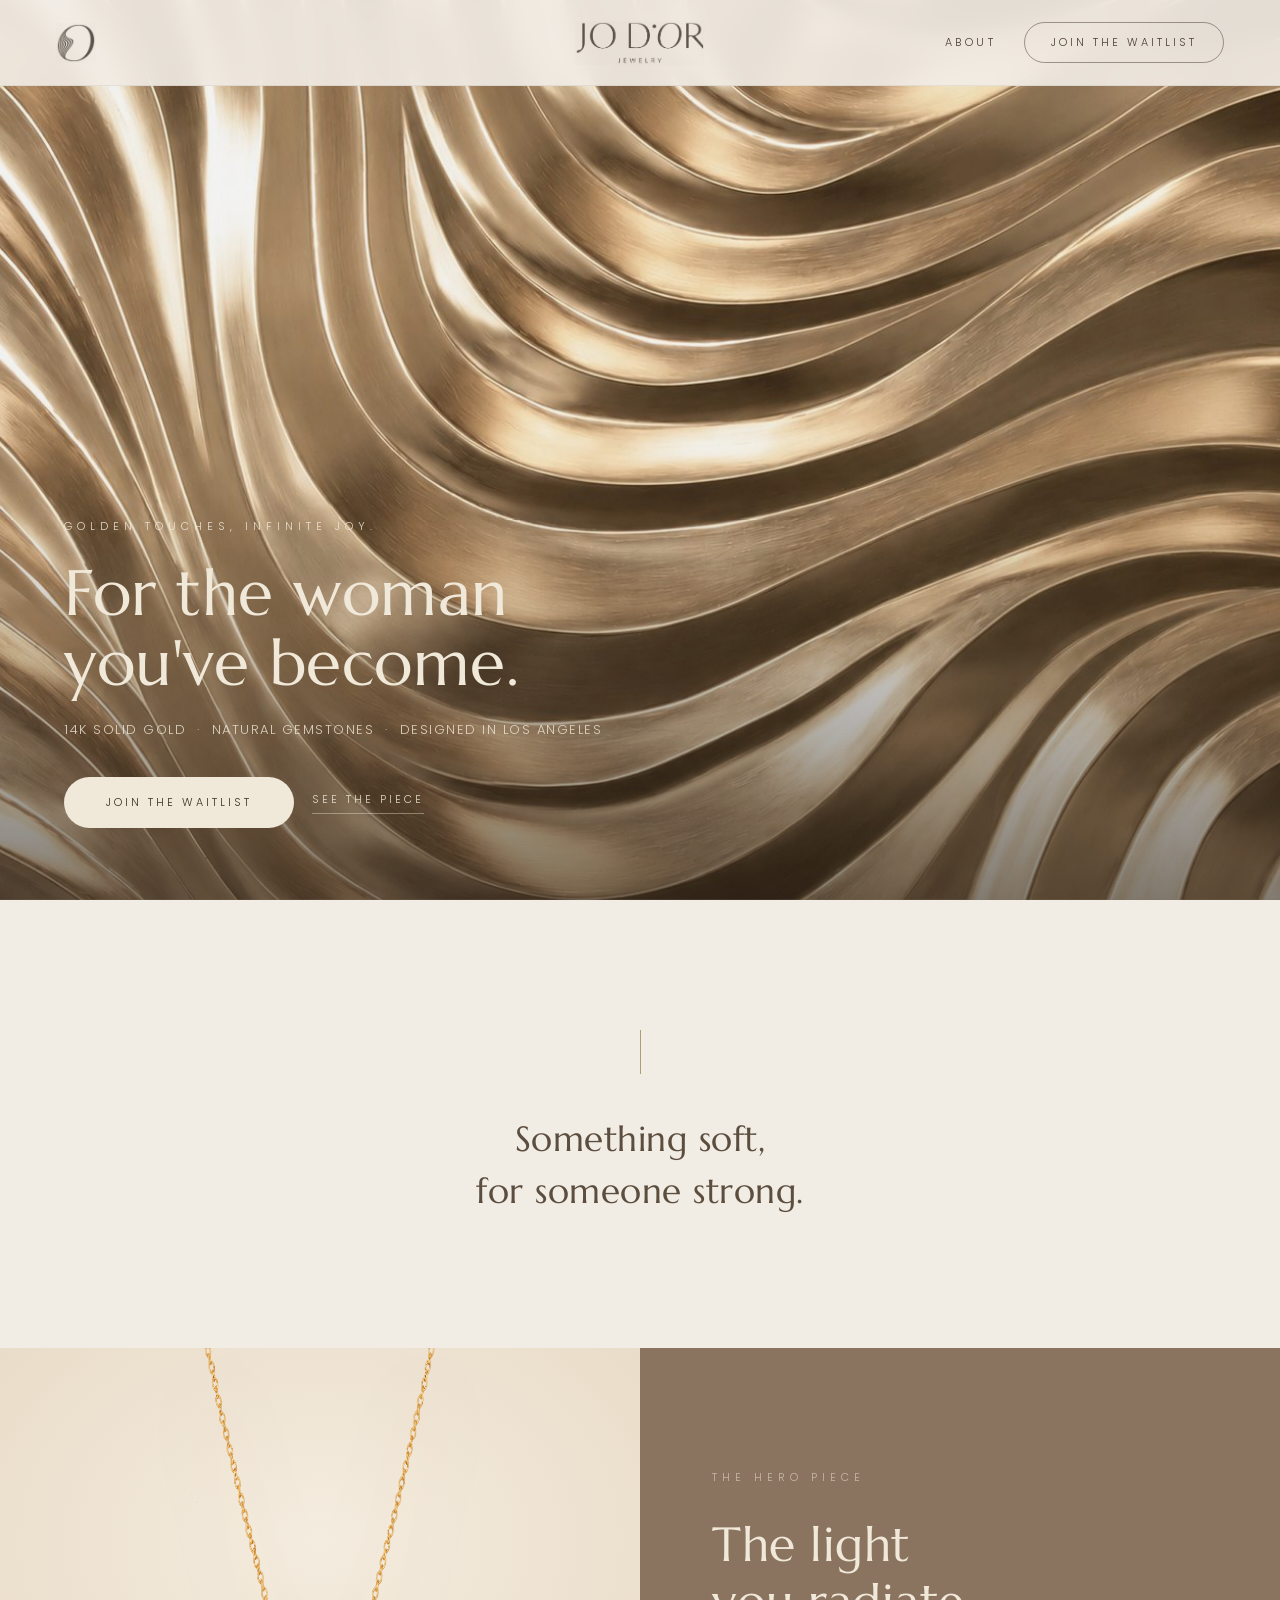
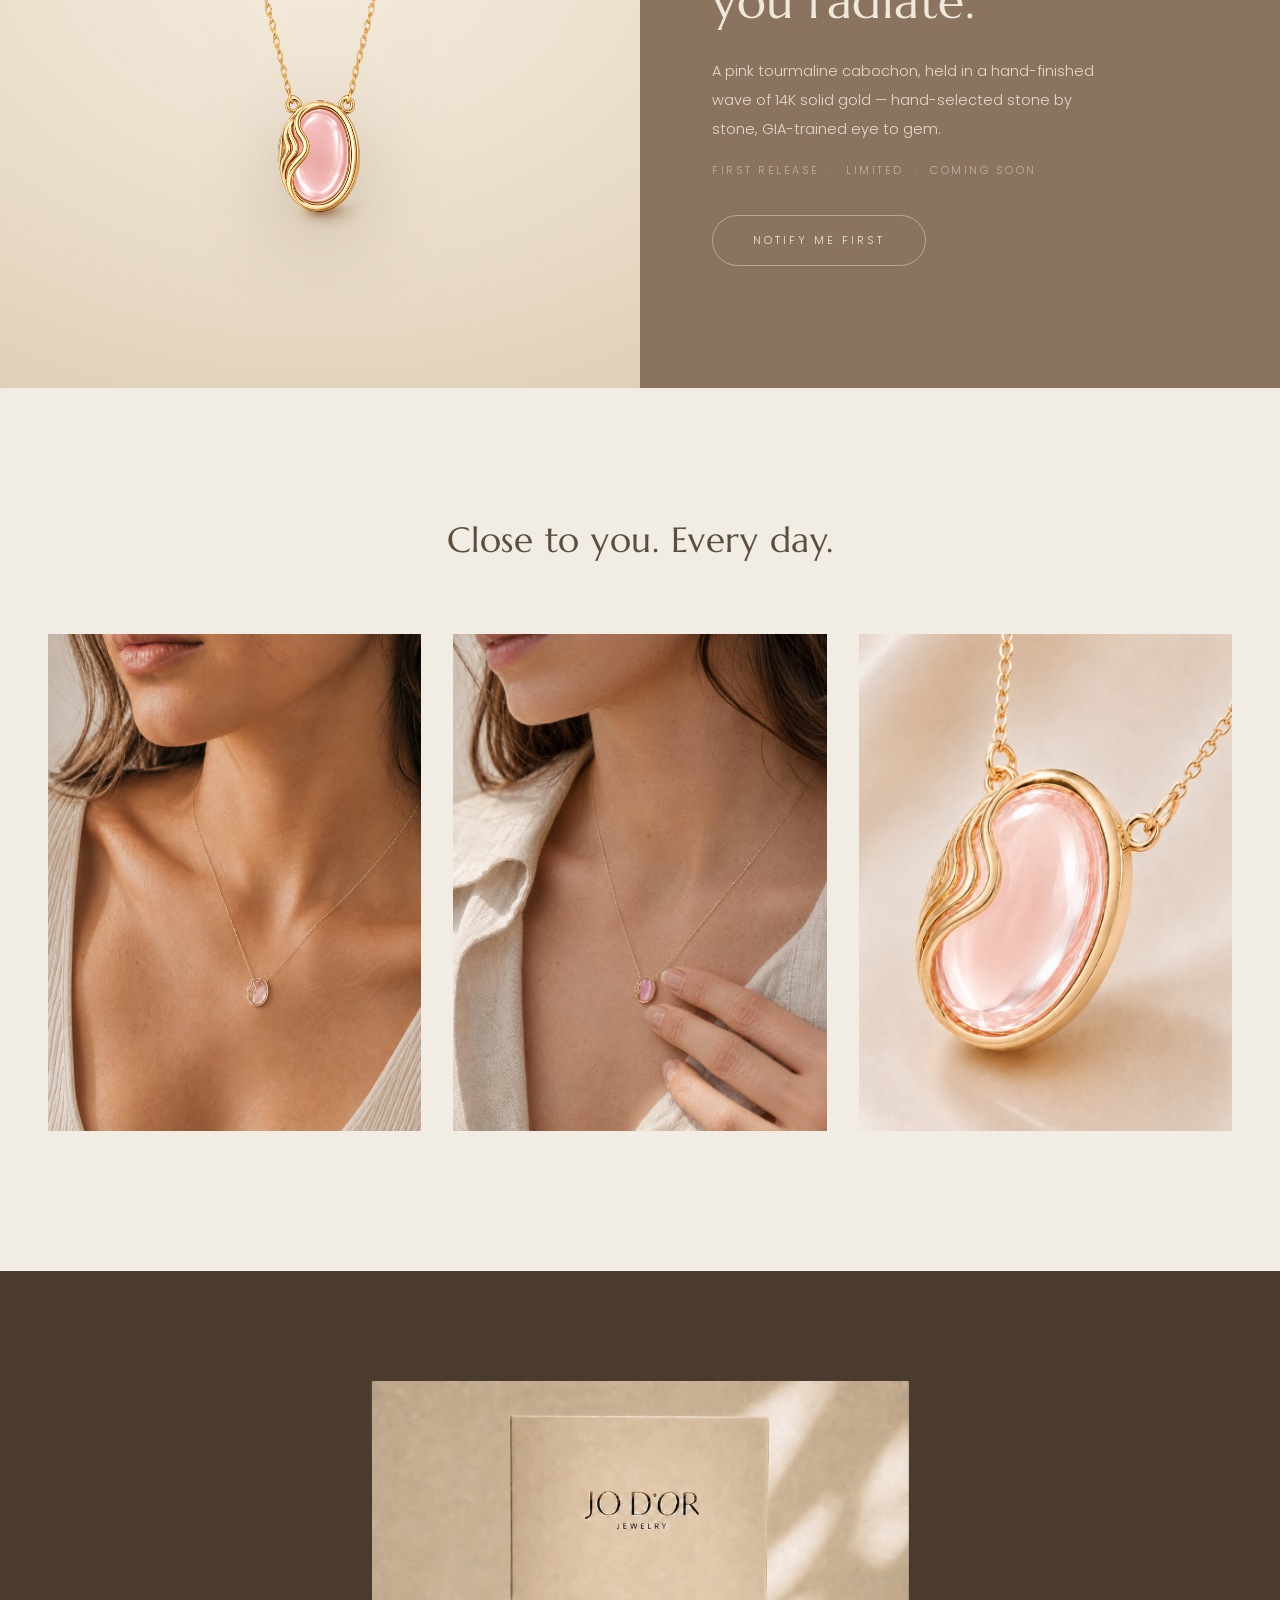
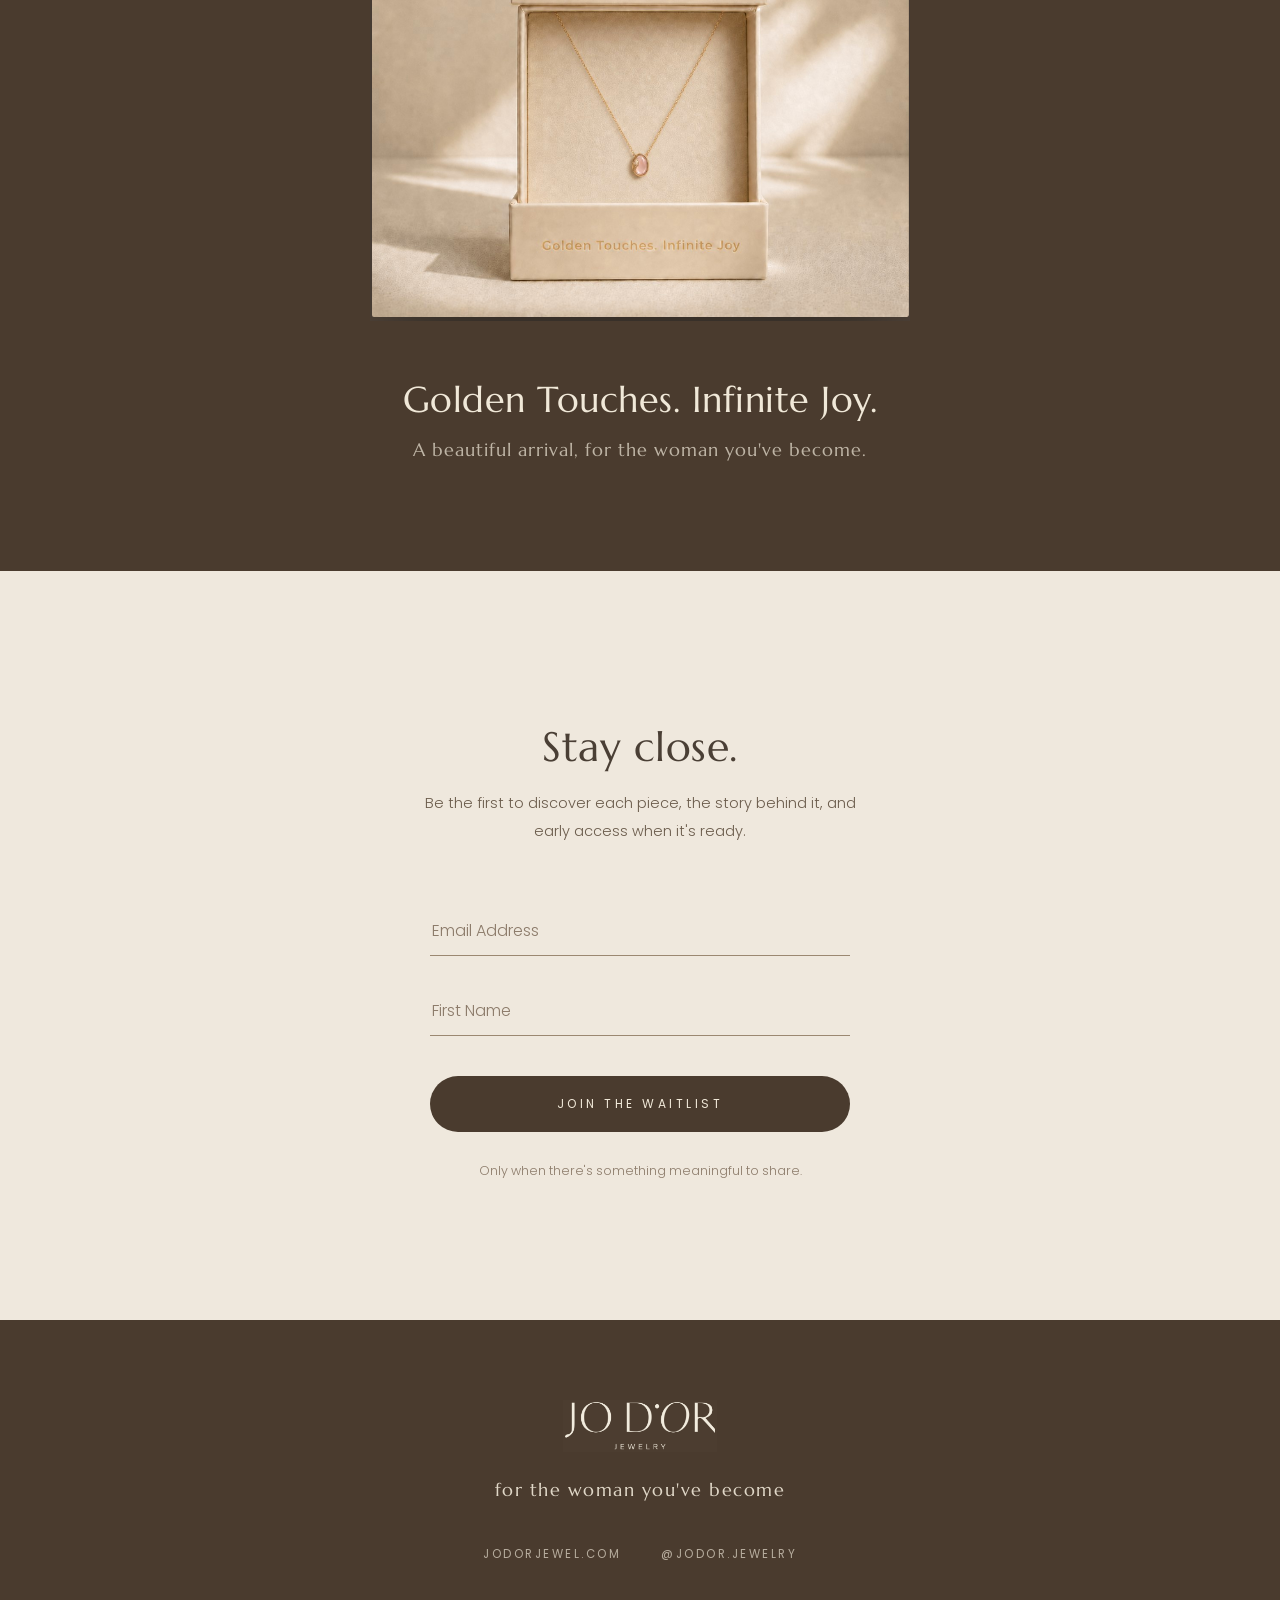
<file: index.html>
<!DOCTYPE html>
<html lang="en">
<head>
<meta charset="UTF-8">
<meta name="viewport" content="width=device-width, initial-scale=1.0">
<title>Jo D'or — For the woman you've become.</title>
<meta name="description" content="Jo D'or — Earth-to-Soul Fine Jewelry. Join the waitlist.">
<link rel="preconnect" href="https://fonts.googleapis.com">
<link rel="preconnect" href="https://fonts.gstatic.com" crossorigin>
<link href="https://fonts.googleapis.com/css2?family=Cormorant:ital,wght@0,300;0,400;1,300;1,400&family=Marcellus&family=Poppins:wght@300;400;500&display=swap" rel="stylesheet">
<link rel="stylesheet" href="style.css?v=20260721c">
</head>
<body class="home">

<nav class="nav nav--home">
  <a href="#top" class="nav-mark"><img src="img/logo-icon.png" alt="Jo D'or"></a>
  <img class="nav-wordmark" src="img/logo-wordmark.png" alt="Jo D'or Jewelry">
  <div class="nav-links">
    <a href="about.html" class="nav-link">About</a>
    <a href="#signup" class="nav-pill">Join the Waitlist</a>
  </div>
</nav>

<!-- ============ HERO ============ -->
<header class="hero" id="top">
  <img class="hero-bg" src="img/gold-wave-texture.jpg" alt="Gold wave texture">
  <div class="hero-scrim"></div>
  <div class="hero-content">
    <p class="hero-eyebrow">GOLDEN TOUCHES, INFINITE JOY.</p>
    <h1 class="hero-title">For the woman<br>you've become.</h1>
    <p class="hero-meta">14K SOLID GOLD &nbsp;&middot;&nbsp; NATURAL GEMSTONES &nbsp;&middot;&nbsp; DESIGNED IN LOS ANGELES</p>
    <div class="hero-ctas">
      <a href="#signup" class="btn-hero">JOIN THE WAITLIST</a>
      <a href="#hero-piece" class="hero-link">SEE THE PIECE</a>
    </div>
  </div>
</header>

<!-- ============ QUOTE ============ -->
<section class="quote">
  <div class="quote-rule" data-reveal></div>
  <p class="quote-text" data-reveal data-reveal-delay="120">Something soft,<br>for someone strong.</p>
</section>

<!-- ============ HERO PIECE ============ -->
<section class="piece" id="hero-piece">
  <div class="piece-media">
    <img src="img/hero-necklace-v3-stretch.png" alt="The Jo D'or hero pendant">
  </div>
  <div class="piece-text">
    <p class="piece-eyebrow">THE HERO PIECE</p>
    <h2 class="piece-title">The light you radiate.</h2>
    <p class="piece-desc">A pink tourmaline cabochon, held in a hand-finished wave of 14K solid gold &mdash; hand-selected stone by stone, GIA-trained eye to gem.</p>
    <p class="piece-meta">FIRST RELEASE &nbsp;&middot;&nbsp; LIMITED &nbsp;&middot;&nbsp; COMING SOON</p>
    <a href="#signup" class="btn-piece">NOTIFY ME FIRST</a>
  </div>
</section>

<!-- ============ WORN GALLERY ============ -->
<section class="gallery">
  <h2 class="gallery-title" data-reveal>Close to you. Every day.</h2>
  <div class="gallery-grid">
    <div data-reveal><img src="img/worn-1.png" alt="The pendant worn close to the collarbone"></div>
    <div data-reveal data-reveal-delay="120"><img src="img/worn-3.png" alt="The pendant worn with linen"></div>
    <div data-reveal data-reveal-delay="240"><img src="img/pendant-macro.png" alt="Detail of the pink tourmaline cabochon"></div>
  </div>
</section>

<!-- ============ BOX ============ -->
<section class="box">
  <img class="box-img" data-reveal src="img/box-1.png" alt="The Jo D'or necklace in its branded box">
  <h2 class="box-title">Golden Touches. Infinite Joy.</h2>
  <p class="box-sub">A beautiful arrival, for the woman you've become.</p>
</section>

<!-- ============ SIGNUP ============ -->
<section class="signup" id="signup">
  <h2 class="signup-title" data-reveal data-reveal-delay="150" data-reveal-duration="2.4s">Stay close.</h2>
  <p class="signup-sub">Be the first to discover each piece, the story behind it, and early access when it's ready.</p>

  <!-- Mailchimp embedded form (submits inline via hidden iframe, shows the success message below) -->
  <iframe name="hidden_iframe" id="hidden_iframe" style="display:none;" title="hidden"></iframe>

  <form class="waitlist-form" id="waitlist-form"
    action="https://jodorjewel.us17.list-manage.com/subscribe/post?u=5acc83f4a916216ff8055f179&amp;id=279c95cee9&amp;f_id=00cbe9e0f0"
    method="post" target="hidden_iframe" novalidate>
    <input type="email" name="EMAIL" placeholder="Email Address" required>
    <input type="text" name="FNAME" placeholder="First Name">
    <div class="honeypot" aria-hidden="true">
      <input type="text" name="b_5acc83f4a916216ff8055f179_279c95cee9" tabindex="-1" value="">
    </div>
    <button type="submit" class="btn-submit">JOIN THE WAITLIST</button>
    <p class="form-note">Only when there's something meaningful to share.</p>
  </form>
  <div class="success-msg">
    <p class="success-title">Thank you &mdash; you're in the circle.</p>
    <p class="success-sub">The next chapter is on its way.</p>
  </div>
</section>

<!-- ============ FOOTER ============ -->
<footer class="footer">
  <img class="foot-wordmark" src="img/logo-wordmark.png" alt="Jo D'or Jewelry">
  <div class="foot-line">for the woman you've become</div>
  <div class="foot-links">
    <span>JODORJEWEL.COM</span>
    <a href="https://instagram.com/jodor.jewelry">@JODOR.JEWELRY</a>
  </div>
</footer>

<script src="site.js?v=20260721c"></script>
</body>
</html>
</file>
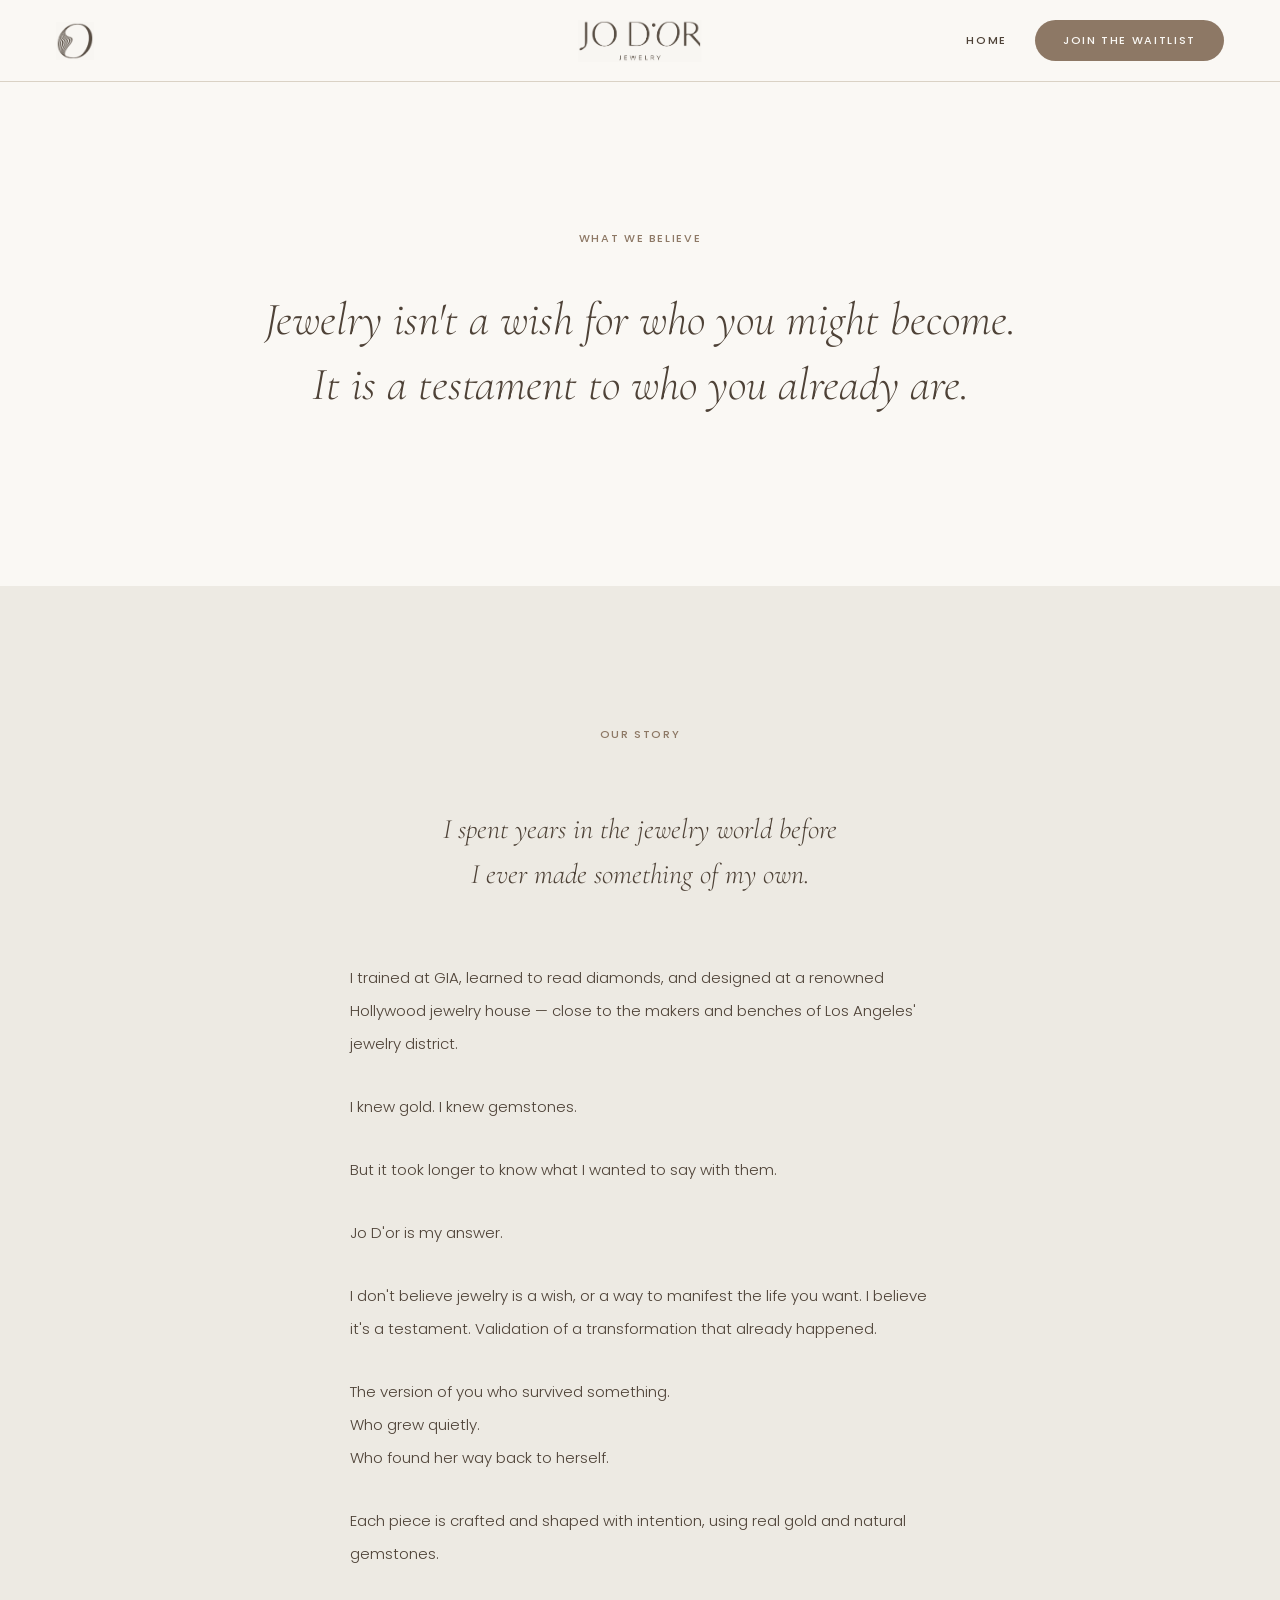
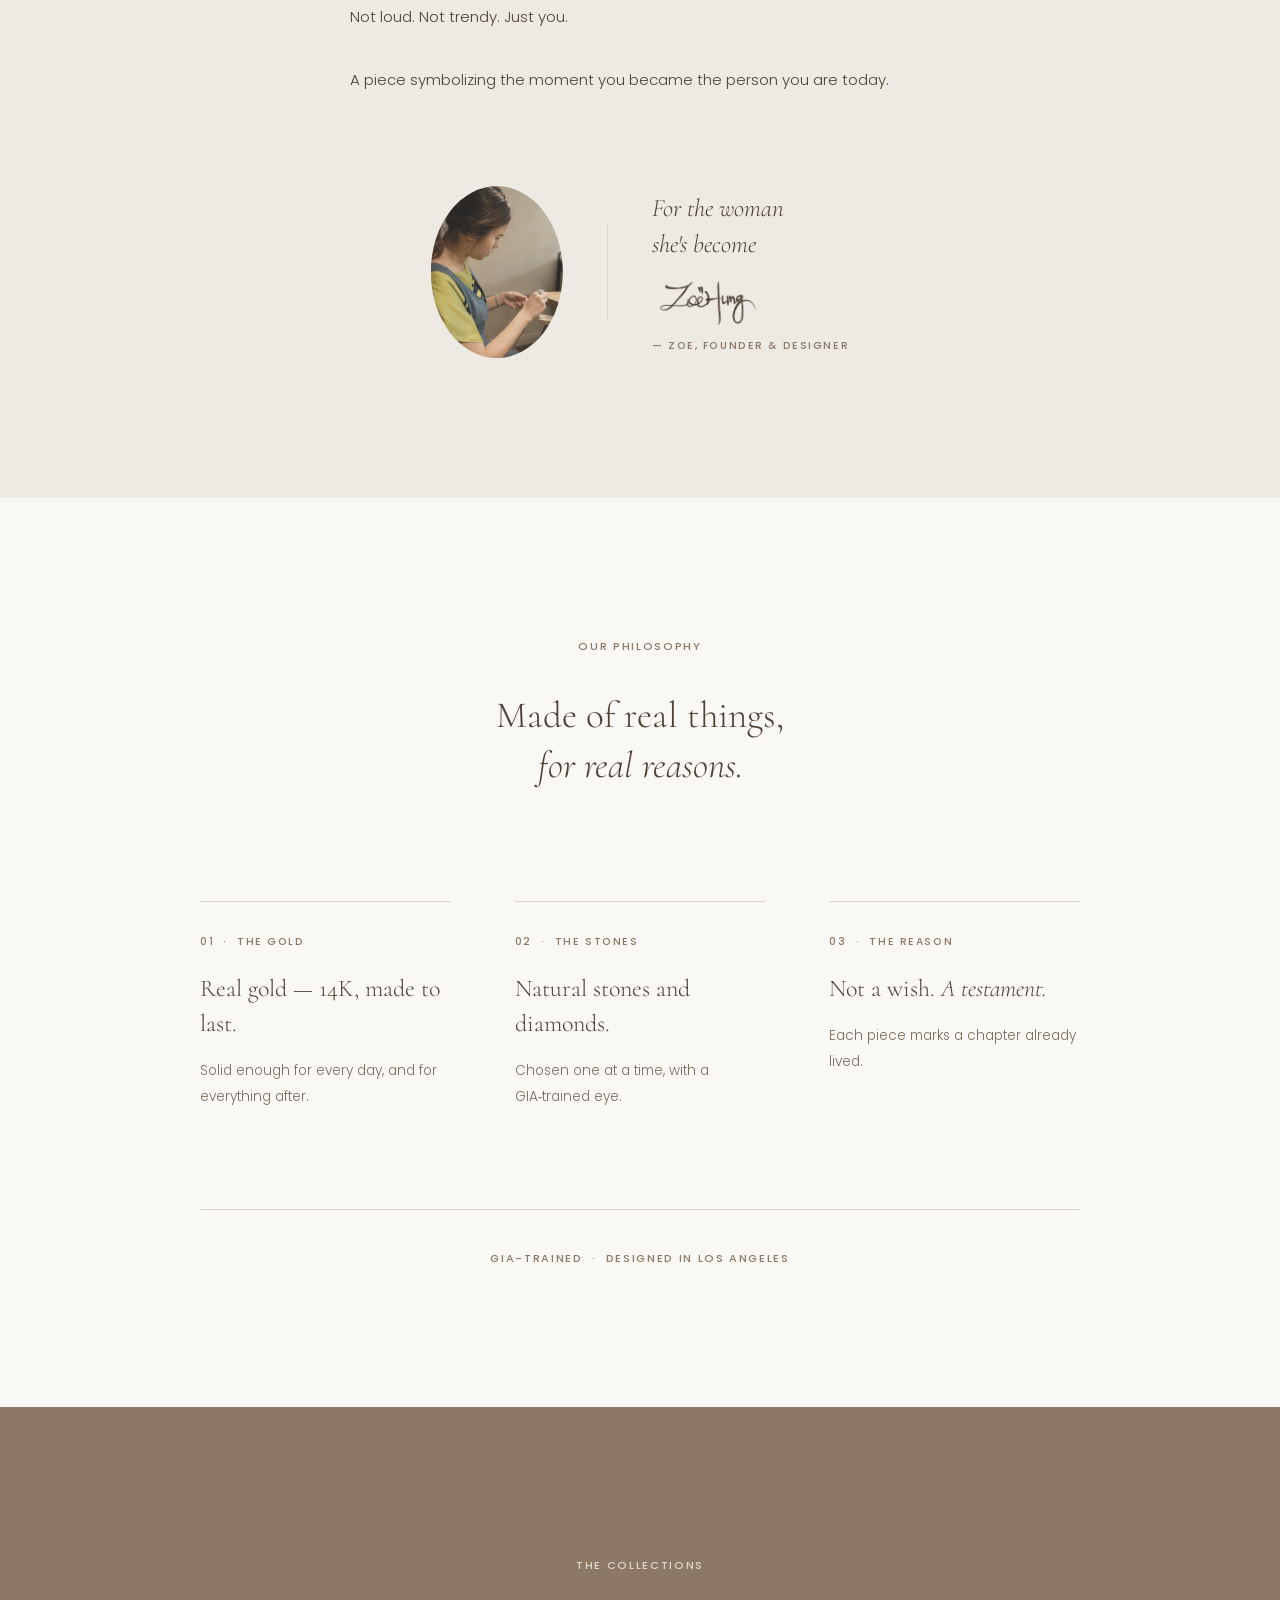
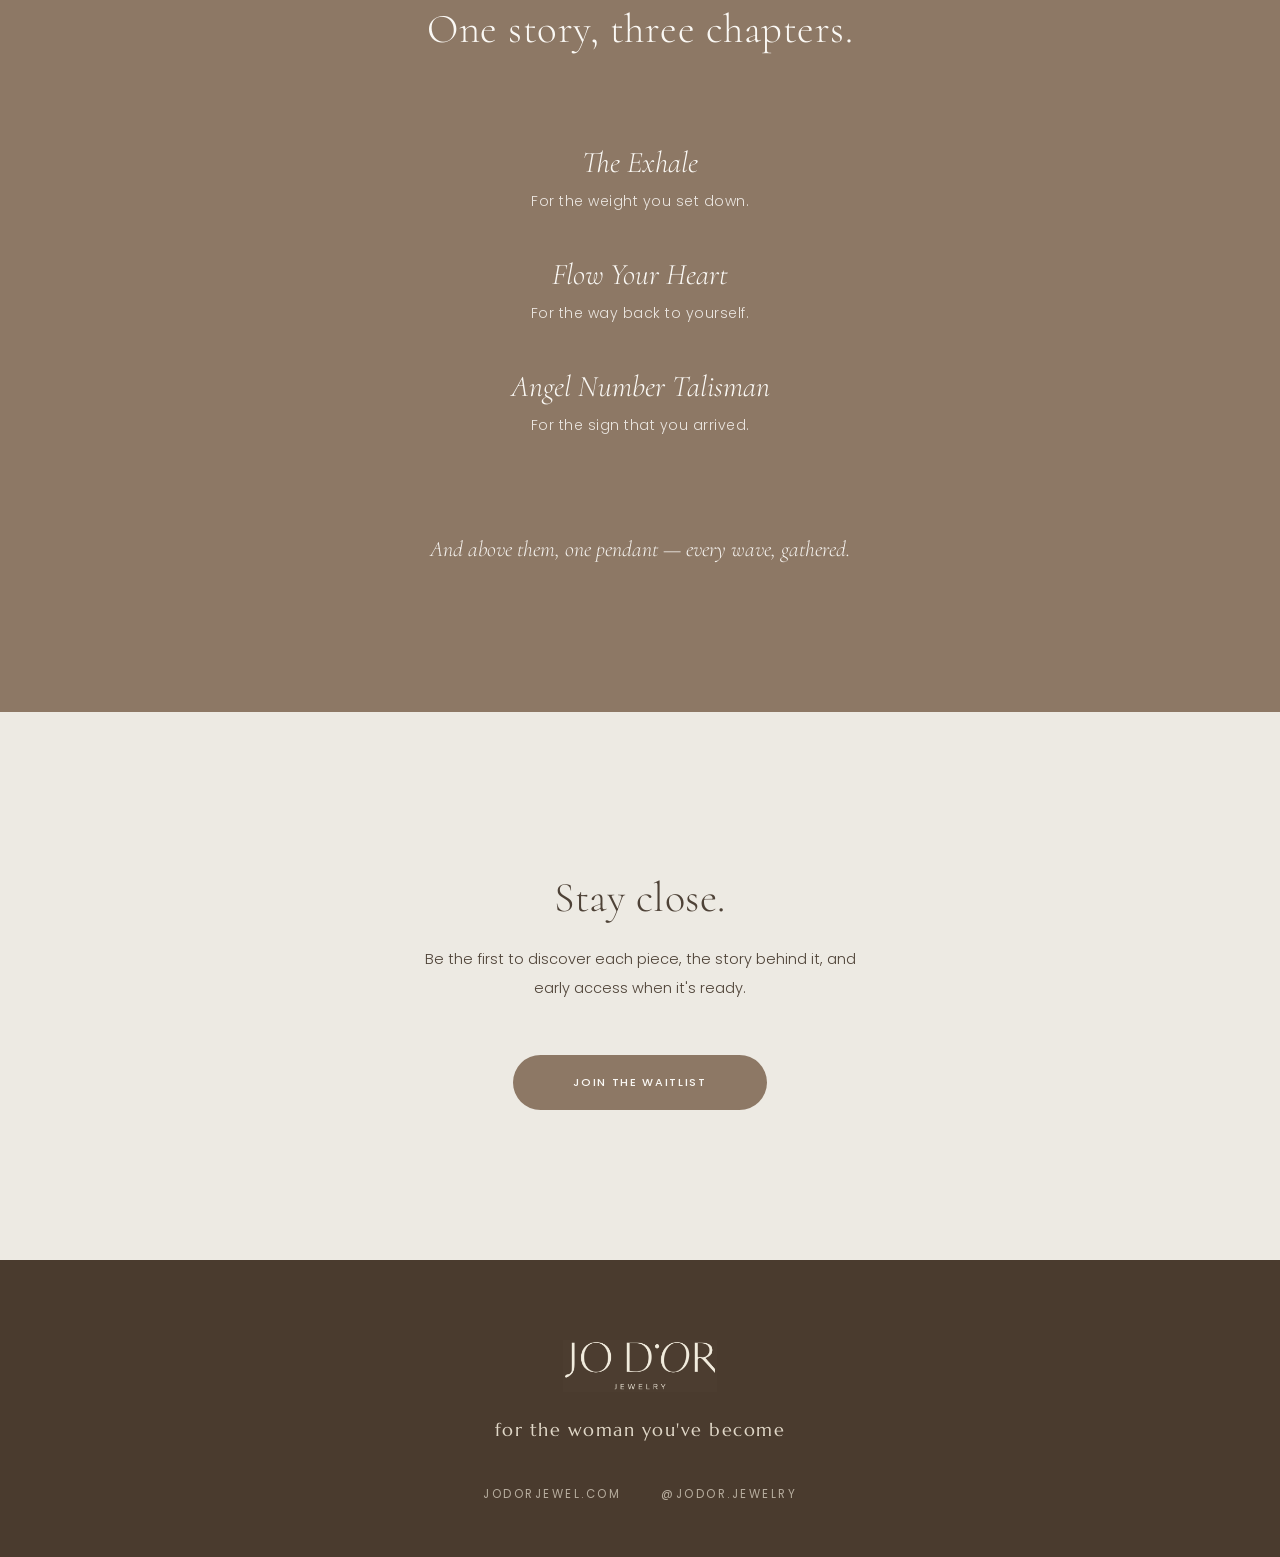
<file: about.html>
<!DOCTYPE html>
<html lang="en">
<head>
<meta charset="UTF-8">
<meta name="viewport" content="width=device-width, initial-scale=1.0">
<title>About &mdash; Jo D'or</title>
<meta name="description" content="About Jo D'or — Earth-to-Soul Fine Jewelry. The founder's story, and the philosophy behind the brand.">
<link rel="preconnect" href="https://fonts.googleapis.com">
<link rel="preconnect" href="https://fonts.gstatic.com" crossorigin>
<link href="https://fonts.googleapis.com/css2?family=Cormorant:ital,wght@0,300;0,400;1,300;1,400&family=Marcellus&family=Poppins:wght@300;400;500&display=swap" rel="stylesheet">
<link rel="stylesheet" href="style.css?v=20260721c">
</head>
<body class="about">

<nav class="nav nav--about">
  <a href="index.html" class="nav-mark"><img src="img/logo-icon.png" alt="Jo D'or"></a>
  <a href="index.html" class="nav-wordmark-link"><img class="nav-wordmark" src="img/logo-wordmark.png" alt="Jo D'or Jewelry"></a>
  <div class="nav-links">
    <a href="index.html" class="nav-link">Home</a>
    <a href="index.html#signup" class="nav-pill">Join the Waitlist</a>
  </div>
</nav>

<!-- ============ 1 · BELIEF OPENING ============ -->
<header class="belief">
  <p class="about-eyebrow">What We Believe</p>
  <h1 class="belief-title">Jewelry isn't a wish for who you might become.<br>It is a testament to who you already are.</h1>
</header>

<!-- ============ 2 · FOUNDER STORY ============ -->
<section class="story">
  <div class="story-inner">
    <div class="story-head" data-reveal>
      <p class="about-eyebrow">Our Story</p>
    </div>
    <p class="story-lede" data-reveal>I spent years in the jewelry world before I ever made something of my own.</p>
    <div class="story-body">
      <p data-reveal>I trained at GIA, learned to read diamonds, and designed at a renowned Hollywood jewelry house &mdash; close to the makers and benches of Los Angeles' jewelry district.</p>
      <p data-reveal>I knew gold. I knew gemstones.</p>
      <p data-reveal>But it took longer to know what I wanted to say with them.</p>
      <p data-reveal>Jo D'or is my answer.</p>
      <p data-reveal>I don't believe jewelry is a wish, or a way to manifest the life you want. I believe it's a testament. Validation of a transformation that already happened.</p>
      <p data-reveal>The version of you who survived something.<br>Who grew quietly.<br>Who found her way back to herself.</p>
      <p data-reveal>Each piece is crafted and shaped with intention, using real gold and natural gemstones.</p>
      <p data-reveal>Not loud. Not trendy. Just you.</p>
      <p data-reveal>A piece symbolizing the moment you became the person you are today.</p>
    </div>
    <div class="story-sig" data-reveal>
      <img class="story-sig-photo" src="img/founder-zoe-bench.png?v=3" alt="Zoe, founder of Jo D'or, at her workbench">
      <div class="story-sig-rule"></div>
      <div>
        <div class="story-sig-quote">For the woman<br>she's become</div>
        <img class="story-sig-signature" src="img/zoe-signature.png?v=3" alt="Zoé Hung — handwritten signature">
        <div class="story-sig-name">&mdash; ZOE, FOUNDER &amp; DESIGNER</div>
      </div>
    </div>
  </div>
</section>

<!-- ============ 3 · PHILOSOPHY ============ -->
<section class="philosophy">
  <div class="philosophy-inner">
    <p class="about-eyebrow" data-reveal>Our Philosophy</p>
    <h2 class="philosophy-title" data-reveal data-reveal-delay="80">Made of real things,<br><em>for real reasons.</em></h2>
    <div class="pillars">
      <div class="pillar" data-reveal data-reveal-delay="100">
        <div class="pillar-label">01 &nbsp;&middot;&nbsp; THE GOLD</div>
        <p class="pillar-title">Real gold &mdash; 14K, made to last.</p>
        <p class="pillar-desc">Solid enough for every day, and for everything after.</p>
      </div>
      <div class="pillar" data-reveal data-reveal-delay="200">
        <div class="pillar-label">02 &nbsp;&middot;&nbsp; THE STONES</div>
        <p class="pillar-title">Natural stones and diamonds.</p>
        <p class="pillar-desc">Chosen one at a time, with a GIA&#8209;trained eye.</p>
      </div>
      <div class="pillar" data-reveal data-reveal-delay="300">
        <div class="pillar-label">03 &nbsp;&middot;&nbsp; THE REASON</div>
        <p class="pillar-title">Not a wish. <em>A testament.</em></p>
        <p class="pillar-desc">Each piece marks a chapter already lived.</p>
      </div>
    </div>
    <div class="credentials" data-reveal>GIA-TRAINED &nbsp;&middot;&nbsp; DESIGNED IN LOS ANGELES</div>
  </div>
</section>

<!-- ============ 4 · THE COLLECTIONS ============ -->
<section class="collections">
  <p class="about-eyebrow" data-reveal>The Collections</p>
  <h2 class="collections-title" data-reveal data-reveal-delay="120">One story, three chapters.</h2>
  <div class="chapters">
    <div data-reveal>
      <div class="chapter-name">The Exhale</div>
      <div class="chapter-desc">For the weight you set down.</div>
    </div>
    <div data-reveal data-reveal-delay="130">
      <div class="chapter-name">Flow Your Heart</div>
      <div class="chapter-desc">For the way back to yourself.</div>
    </div>
    <div data-reveal data-reveal-delay="260">
      <div class="chapter-name">Angel Number Talisman</div>
      <div class="chapter-desc">For the sign that you arrived.</div>
    </div>
  </div>
  <p class="collections-close" data-reveal>And above them, one pendant &mdash; every wave, gathered.</p>
</section>

<!-- ============ 5 · STAY CLOSE ============ -->
<section class="stayclose">
  <h2 class="stayclose-title" data-reveal data-reveal-delay="120">Stay close.</h2>
  <p class="stayclose-sub" data-reveal data-reveal-delay="220">Be the first to discover each piece, the story behind it, and early access when it's ready.</p>
  <a data-reveal data-reveal-delay="320" href="index.html#signup" class="btn-stayclose">Join the Waitlist</a>
</section>

<!-- ============ FOOTER ============ -->
<footer class="footer">
  <img class="foot-wordmark" src="img/logo-wordmark.png" alt="Jo D'or Jewelry">
  <div class="foot-line">for the woman you've become</div>
  <div class="foot-links">
    <span>JODORJEWEL.COM</span>
    <a href="https://instagram.com/jodor.jewelry">@JODOR.JEWELRY</a>
  </div>
</footer>

<script src="site.js?v=20260721c"></script>
</body>
</html>
</file>
<file: style.css>
/* ============================================================
   Jo D'or — shared stylesheet (index.html + about.html)
   Ported 1:1 from the approved 2026-07-18 Claude Design build.
   ============================================================ */

:root{
  /* Brand tokens (CLAUDE.md) — used by the About page */
  --earth:#4E4237;
  --leather:#8D7865;
  --sand:#DAD2C5;
  --stone:#EDEAE3;
  --ivory:#FAF8F4;
  --gold:#C9A86A;

  /* Homepage palette (from the approved design) */
  --linen:#F1ECE4;      /* homepage background */
  --walnut:#4A3F35;     /* homepage ink */
  --champagne:#F0E8D8;  /* light text on dark grounds */
  --espresso:#4A3B2E;   /* dark grounds: box, footer */
  --bark:#3B2F24;       /* deepest brown: button text/hover */
  --clay:#8A7460;       /* hero-piece panel */
  --quote-ink:#5C4E3F;
  --shell:#EFE8DD;      /* signup background */
  --shell-ink:#6B5C4C;
  --mushroom:#8C7B6A;   /* placeholders, small notes */
  --fawn:#9B8871;       /* input underline */
  --brass:#B49B72;      /* quote rule */
}

*{margin:0;padding:0;box-sizing:border-box;}
html{scroll-behavior:smooth;}
body{
  font-family:'Poppins', sans-serif;
  font-weight:300;
  overflow-x:hidden;
}
body.home{background:var(--linen);color:var(--walnut);}
body.about{background:var(--ivory);color:var(--earth);}
img{display:block;max-width:100%;}
a{color:inherit;text-decoration:none;}

a:focus-visible, button:focus-visible, input:focus-visible{
  outline:2px solid currentColor;
  outline-offset:3px;
}

/* ---------- Animations ---------- */
@keyframes fadeUp{from{opacity:0;transform:translateY(16px);}to{opacity:1;transform:translateY(0);}}
@keyframes heroFlow{
  0%{transform:scale(1.08) translate(0,0);}
  33%{transform:scale(1.14) translate(-2.4%,1.6%);}
  66%{transform:scale(1.11) translate(2%,-1.2%);}
  100%{transform:scale(1.08) translate(0,0);}
}
@keyframes sway{0%{transform:rotate(-1deg);}50%{transform:rotate(1deg);}100%{transform:rotate(-1deg);}}
@keyframes shimmerText{0%{background-position:130% 0;}55%{background-position:-30% 0;}100%{background-position:-30% 0;}}

/* ============================================================
   NAV
   ============================================================ */
.nav{
  position:fixed;top:0;left:0;right:0;z-index:100;
  display:flex;align-items:center;justify-content:space-between;
  padding:22px 56px;
}
.nav-mark{display:flex;align-items:center;gap:14px;text-decoration:none;}
/* Center the wordmark lockup on the page axis (as a middle flex item it
   skews left because the right link group outweighs the left icon) */
.nav--home > .nav-wordmark,
.nav--about .nav-wordmark-link{
  position:absolute;left:50%;top:50%;transform:translate(-50%,-50%);
}
.nav-links{display:flex;align-items:center;gap:28px;}
.nav-link{
  font-size:11px;letter-spacing:3.5px;text-transform:uppercase;
  text-decoration:none;transition:opacity 0.3s ease;
}
.nav-link:hover{opacity:0.6;}
.nav-pill{
  font-size:11px;letter-spacing:3px;text-transform:uppercase;
  text-decoration:none;padding:11px 26px;border-radius:999px;
  transition:all 0.35s ease;
}

/* Homepage nav — solid warm bar, dark ink */
.nav--home{
  background:rgba(241,236,228,0.92);
  backdrop-filter:blur(10px);
  border-bottom:1px solid rgba(74,63,53,0.08);
  color:var(--walnut);
}
.nav--home .nav-mark img{
  width:40px;height:40px;
  filter:brightness(0) invert(0.27) sepia(0.32) saturate(1.6) hue-rotate(350deg);
}
.nav--home .nav-wordmark{
  height:44px;width:auto;
  filter:brightness(0) invert(0.27) sepia(0.32) saturate(1.6) hue-rotate(350deg);
}
.nav--home .nav-pill{
  border:1px solid rgba(74,63,53,0.5);
  color:var(--walnut);
}
.nav--home .nav-pill:hover{background:var(--espresso);color:var(--champagne);border-color:var(--espresso);}

/* About nav — ivory bar, filled pill */
.nav--about{
  padding:20px 56px;
  background:rgba(250,248,244,0.94);
  backdrop-filter:blur(10px);
  border-bottom:1px solid var(--sand);
  color:var(--earth);
}
.nav--about .nav-mark img{width:38px;height:38px;}
.nav--about .nav-wordmark-link{text-decoration:none;text-align:center;}
.nav--about .nav-wordmark{height:42px;width:auto;}
.nav--about .nav-link{font-weight:500;letter-spacing:0.15em;color:var(--earth);}
.nav--about .nav-pill{
  font-weight:500;letter-spacing:0.15em;padding:12px 28px;
  background:var(--leather);color:var(--ivory);
  transition:background 0.35s ease;
}
.nav--about .nav-pill:hover{background:var(--earth);}

/* ============================================================
   HOMEPAGE
   ============================================================ */

/* ---------- Hero ---------- */
.hero{position:relative;height:100vh;min-height:640px;overflow:hidden;}
.hero-bg{
  position:absolute;inset:0;width:100%;height:100%;object-fit:cover;
  animation:heroFlow 28s ease-in-out infinite;will-change:transform;
}
.hero-scrim{
  position:absolute;inset:0;
  background:linear-gradient(to top, rgba(30,22,15,0.55) 0%, rgba(30,22,15,0.05) 45%);
}
.hero-content{position:absolute;left:64px;bottom:72px;max-width:560px;}
.hero-eyebrow{
  font-size:11px;letter-spacing:5px;color:rgba(240,232,216,0.9);
  margin-bottom:24px;animation:fadeUp 0.9s ease 0.1s both;
}
.hero-title{
  font-family:'Marcellus', serif;font-weight:400;
  font-size:clamp(40px, 5vw, 70px);line-height:1.08;letter-spacing:0.5px;
  color:var(--champagne);margin:0 0 20px;
  animation:fadeUp 1s ease 0.3s both;
}
.hero-meta{
  font-size:13px;font-weight:300;letter-spacing:1.5px;line-height:1.8;
  color:rgba(240,232,216,0.85);margin:0 0 36px;
  animation:fadeUp 1s ease 0.55s both;
}
.hero-ctas{display:flex;align-items:center;gap:18px;flex-wrap:wrap;animation:fadeUp 1s ease 0.75s both;}
.btn-hero{
  display:inline-block;font-size:11px;letter-spacing:3px;
  color:var(--bark);background:var(--champagne);text-decoration:none;
  padding:17px 42px;border-radius:999px;transition:background 0.4s ease;
}
.btn-hero:hover{background:#FFFDF8;}
.hero-link{
  font-size:11px;letter-spacing:3px;color:rgba(240,232,216,0.9);
  text-decoration:none;border-bottom:1px solid rgba(240,232,216,0.4);
  padding-bottom:5px;transition:border-color 0.3s ease;
}
.hero-link:hover{border-color:rgba(240,232,216,0.9);}

/* ---------- Quote ---------- */
.quote{padding:130px 48px;text-align:center;background:var(--linen);}
.quote-rule{width:1px;height:44px;background:var(--brass);margin:0 auto 40px;}
.quote-text{
  font-family:'Marcellus', serif;font-size:clamp(28px, 2.7vw, 38px);font-weight:400;
  line-height:1.5;letter-spacing:0.5px;color:var(--quote-ink);
  max-width:760px;margin:0 auto;text-wrap:balance;
}

/* ---------- Hero piece ---------- */
.piece{display:grid;grid-template-columns:1fr 1fr;min-height:640px;}
.piece-media{
  position:relative;overflow:hidden;
  background:radial-gradient(ellipse 120% 90% at 50% 30%, #F5EDE0 0%, #E9DCC8 55%, #DCCBB0 100%);
  display:flex;align-items:flex-start;justify-content:center;
}
.piece-media img{
  position:absolute;top:0;left:0;right:0;margin:0 auto;
  height:86%;max-width:92%;object-fit:contain;
  animation:sway 7s ease-in-out infinite;transform-origin:50% -60%;will-change:transform;
  filter:saturate(0.74) hue-rotate(-4deg) brightness(1.03) drop-shadow(0 30px 40px rgba(90,68,40,0.22));
}
.piece-text{
  background:var(--clay);display:flex;flex-direction:column;justify-content:center;
  padding:80px 96px 80px 72px;
}
.piece-eyebrow{font-size:11px;letter-spacing:5px;color:rgba(240,232,216,0.6);margin-bottom:30px;}
.piece-title{
  font-family:'Marcellus', serif;font-weight:400;
  font-size:clamp(34px, 3.75vw, 54px);line-height:1.18;letter-spacing:0.5px;
  color:var(--champagne);margin:0 0 28px;max-width:380px;text-wrap:balance;
}
.piece-desc{
  font-size:14.5px;font-weight:300;line-height:2;
  color:rgba(240,232,216,0.88);margin:0 0 18px;max-width:400px;
}
.piece-meta{font-size:11px;letter-spacing:2.5px;color:rgba(240,232,216,0.55);margin:0 0 36px;}
.btn-piece{
  display:inline-block;align-self:flex-start;
  font-size:11px;letter-spacing:3px;color:var(--champagne);text-decoration:none;
  padding:16px 40px;border:1px solid rgba(240,232,216,0.45);border-radius:999px;
  transition:all 0.4s ease;
}
.btn-piece:hover{background:var(--champagne);color:#6B573F;}

/* ---------- Worn gallery ---------- */
.gallery{padding:130px 48px 140px;background:var(--linen);}
.gallery-title{
  font-family:'Marcellus', serif;font-weight:400;
  font-size:clamp(28px, 2.7vw, 38px);letter-spacing:0.5px;text-align:center;
  color:var(--quote-ink);margin:0 0 72px;
}
.gallery-grid{
  display:grid;grid-template-columns:repeat(3,1fr);gap:32px;
  max-width:1240px;margin:0 auto;
}
.gallery-grid > div{overflow:hidden;}
.gallery-grid img{
  width:100%;aspect-ratio:3/4;object-fit:cover;
  transition:transform 1.2s cubic-bezier(0.22,1,0.36,1);
}
.gallery-grid > div:hover img{transform:scale(1.045);}

/* ---------- Box ---------- */
.box{background:var(--espresso);padding:110px 48px;text-align:center;}
.box-img{width:100%;max-width:540px;margin:0 auto 56px;}
.box-title{
  font-family:'Marcellus', serif;font-weight:400;
  font-size:clamp(30px, 2.8vw, 40px);letter-spacing:0.5px;
  color:var(--champagne);margin:0 0 16px;
}
.box-sub{font-family:'Marcellus', serif;font-size:18px;letter-spacing:1px;color:rgba(240,232,216,0.7);}

/* ---------- Signup ---------- */
.signup{padding:150px 48px 140px;background:var(--shell);text-align:center;}
.signup-title{
  font-family:'Marcellus', serif;font-weight:400;
  font-size:clamp(32px, 3.2vw, 46px);letter-spacing:0.5px;
  color:var(--walnut);margin:0 0 18px;
}
.signup-sub{
  font-size:14.5px;font-weight:300;line-height:1.9;color:var(--shell-ink);
  max-width:440px;margin:0 auto 60px;
}
.waitlist-form{
  max-width:420px;margin:0 auto;display:flex;flex-direction:column;gap:30px;text-align:left;
}
.waitlist-form input[type="email"],
.waitlist-form input[type="text"]{
  width:100%;background:transparent;border:none;border-bottom:1.5px solid var(--fawn);
  padding:12px 2px;font-family:'Poppins', sans-serif;font-size:16px;font-weight:300;
  color:var(--bark);outline:none;border-radius:0;
}
.waitlist-form input::placeholder{color:var(--mushroom);opacity:1;}
.waitlist-form input:focus-visible{outline:none;border-bottom-color:var(--bark);}
.honeypot{position:absolute;left:-5000px;}
.btn-submit{
  margin-top:10px;font-family:'Poppins', sans-serif;font-size:12px;letter-spacing:3.5px;
  text-transform:uppercase;color:var(--champagne);background:var(--espresso);
  border:none;border-radius:999px;padding:19px 0;cursor:pointer;width:100%;
  transition:background 0.35s ease;
}
.btn-submit:hover{background:var(--bark);}
.form-note{font-size:12.5px;font-weight:300;color:var(--mushroom);text-align:center;}
.success-msg{display:none;max-width:420px;margin:0 auto;padding:48px 0;}
.success-title{font-family:'Marcellus', serif;font-size:26px;color:var(--walnut);margin:0 0 10px;}
.success-sub{font-size:14px;font-weight:300;color:var(--shell-ink);margin:0;}

/* ============================================================
   FOOTER (shared)
   ============================================================ */
.footer{background:var(--espresso);padding:80px 48px 56px;text-align:center;}
.foot-wordmark{
  height:52px;width:auto;margin:0 auto 26px;
  filter:brightness(0) invert(0.93) sepia(0.25) saturate(0.9);
}
.foot-line{
  font-family:'Marcellus', serif;font-size:18px;letter-spacing:1.5px;margin-bottom:48px;
  color:transparent;
  background-image:linear-gradient(100deg, rgba(240,232,216,0.9) 42%, #FFF7E2 50%, rgba(240,232,216,0.9) 58%);
  background-size:220% 100%;
  -webkit-background-clip:text;background-clip:text;
  animation:shimmerText 7s ease-in-out infinite;
}
.foot-links{
  display:flex;justify-content:center;align-items:baseline;gap:40px;
  font-size:11.5px;font-weight:400;letter-spacing:2.5px;line-height:1;
}
.foot-links span{color:rgba(240,232,216,0.65);}
.foot-links a{color:rgba(240,232,216,0.65);text-decoration:none;transition:color 0.3s ease;}
.foot-links a:hover{color:var(--champagne);}

/* ============================================================
   ABOUT PAGE
   ============================================================ */
.about-serif{font-family:'Ivy Mode', 'Cormorant', serif;font-weight:300;}
.about-eyebrow{
  font-family:'Poppins', sans-serif;font-weight:500;font-size:11px;
  letter-spacing:0.15em;text-transform:uppercase;color:var(--leather);
}

/* 1 · Belief opening */
.belief{padding:230px 48px 170px;text-align:center;background:var(--ivory);}
.belief .about-eyebrow{margin-bottom:40px;animation:fadeUp 0.9s ease 0.1s both;}
.belief-title{
  font-family:'Ivy Mode', 'Cormorant', serif;font-weight:300;font-style:italic;
  font-size:clamp(32px, 3.6vw, 52px);line-height:1.4;color:var(--earth);
  max-width:880px;margin:0 auto;text-wrap:balance;
  animation:fadeUp 1.1s ease 0.3s both;
}

/* 2 · Founder story */
.story{background:var(--stone);padding:140px 48px;}
.story-inner{max-width:580px;margin:0 auto;}
.story-head{text-align:center;margin-bottom:64px;}
.story-lede{
  font-family:'Ivy Mode', 'Cormorant', serif;font-weight:300;font-style:italic;
  font-size:clamp(24px, 2.2vw, 31px);line-height:1.6;color:var(--earth);
  text-align:center;margin:0 0 64px;text-wrap:balance;
}
.story-body{font-size:15px;font-weight:300;line-height:2.2;color:var(--earth);}
.story-body p{margin:0 0 30px;}
.story-body p:last-child{margin-bottom:0;}
.story-sig{
  margin-top:90px;display:flex;align-items:center;justify-content:center;gap:44px;flex-wrap:wrap;
}
.story-sig-photo{
  width:132px;height:172px;object-fit:cover;object-position:36% 50%;
  clip-path:ellipse(50% 50% at 50% 50%);flex:none;
}
.story-sig-rule{width:1px;height:96px;background:var(--sand);flex:none;}
.story-sig-quote{
  font-family:'Ivy Mode', 'Cormorant', serif;font-weight:300;font-style:italic;
  font-size:25px;line-height:1.45;color:var(--earth);
}
.story-sig-signature{height:46px;width:auto;display:block;margin:18px 0 0;}
.story-sig-name{
  font-family:'Poppins', sans-serif;font-weight:500;font-size:10.5px;
  letter-spacing:0.15em;color:var(--leather);margin-top:12px;
}

/* 3 · Philosophy */
.philosophy{padding:140px 48px;background:var(--ivory);}
.philosophy-inner{max-width:880px;margin:0 auto;}
.philosophy .about-eyebrow{text-align:center;margin-bottom:36px;}
.philosophy-title{
  font-family:'Ivy Mode', 'Cormorant', serif;font-weight:300;
  font-size:clamp(30px, 2.9vw, 42px);line-height:1.35;color:var(--earth);
  text-align:center;max-width:640px;margin:0 auto 110px;text-wrap:balance;
}
.philosophy-title em{font-weight:300;}
.pillars{display:grid;grid-template-columns:1fr 1fr 1fr;gap:64px;text-align:left;}
.pillar{border-top:1px solid var(--sand);padding-top:32px;}
.pillar-label{
  font-family:'Poppins', sans-serif;font-weight:500;font-size:10.5px;
  letter-spacing:0.15em;color:var(--leather);margin-bottom:22px;
}
.pillar-title{
  font-family:'Ivy Mode', 'Cormorant', serif;font-weight:300;
  font-size:24px;line-height:1.45;color:var(--earth);margin:0 0 16px;
}
.pillar-desc{font-size:13.5px;font-weight:300;line-height:1.9;color:#7A6B5C;margin:0;}
.credentials{
  margin-top:100px;border-top:1px solid var(--sand);padding-top:40px;text-align:center;
  font-family:'Poppins', sans-serif;font-weight:500;font-size:11px;
  letter-spacing:0.15em;color:var(--leather);
}

/* 4 · Collections */
.collections{background:var(--leather);padding:150px 48px;text-align:center;}
.collections .about-eyebrow{color:rgba(250,248,244,0.75);margin-bottom:30px;}
.collections-title{
  font-family:'Ivy Mode', 'Cormorant', serif;font-weight:300;
  font-size:clamp(32px, 3.2vw, 46px);letter-spacing:0.5px;color:var(--ivory);margin:0 0 90px;
}
.chapters{display:flex;flex-direction:column;gap:44px;max-width:640px;margin:0 auto;}
.chapter-name{
  font-family:'Ivy Mode', 'Cormorant', serif;font-style:italic;font-weight:300;
  font-size:30px;color:var(--ivory);margin-bottom:10px;
}
.chapter-desc{font-size:14px;font-weight:300;letter-spacing:0.5px;color:rgba(250,248,244,0.85);}
.collections-close{
  font-family:'Ivy Mode', 'Cormorant', serif;font-style:italic;font-weight:300;
  font-size:22px;color:rgba(250,248,244,0.95);margin:100px 0 0;
}

/* 5 · Stay close */
.stayclose{padding:160px 48px 150px;background:var(--stone);text-align:center;}
.stayclose-title{
  font-family:'Ivy Mode', 'Cormorant', serif;font-weight:300;
  font-size:clamp(32px, 3.3vw, 48px);letter-spacing:0.5px;color:var(--earth);margin:0 0 22px;
}
.stayclose-sub{
  font-size:14.5px;font-weight:300;line-height:2;color:var(--earth);
  max-width:440px;margin:0 auto 52px;
}
.btn-stayclose{
  display:inline-block;font-family:'Poppins', sans-serif;font-weight:500;font-size:11px;
  letter-spacing:0.15em;text-transform:uppercase;color:var(--ivory);background:var(--leather);
  text-decoration:none;border-radius:999px;padding:19px 60px;transition:background 0.35s ease;
}
.btn-stayclose:hover{background:var(--earth);}

/* ============================================================
   RESPONSIVE
   ============================================================ */
@media (max-width: 900px){
  .piece{grid-template-columns:1fr;}
  .piece-media{min-height:120vw;max-height:560px;}
  .piece-text{padding:72px 32px;}
  .pillars{grid-template-columns:1fr;gap:48px;}
}
@media (max-width: 700px){
  .nav{padding:16px 20px;}
  .nav--about{padding:14px 20px;}
  .nav--home .nav-wordmark, .nav--about .nav-wordmark-link{display:none;}
  .nav-links{gap:16px;}
  .nav-pill{padding:10px 18px;}
  .hero-content{left:24px;right:24px;bottom:56px;}
  .quote, .gallery, .box, .signup, .philosophy, .story, .collections, .stayclose{
    padding-left:24px;padding-right:24px;
  }
  .quote{padding-top:90px;padding-bottom:90px;}
  .gallery{padding-top:90px;padding-bottom:100px;}
  .gallery-title{margin-bottom:48px;}
  .gallery-grid{grid-template-columns:1fr;gap:20px;}
  .box{padding-top:80px;padding-bottom:80px;}
  .signup{padding-top:90px;padding-bottom:100px;}
  .belief{padding:170px 24px 110px;}
  .story{padding-top:100px;padding-bottom:100px;}
  .philosophy{padding-top:100px;padding-bottom:100px;}
  .philosophy-title{margin-bottom:64px;}
  .collections{padding-top:110px;padding-bottom:110px;}
  .stayclose{padding-top:100px;padding-bottom:110px;}
  .story-sig{gap:24px;}
  .story-sig-rule{display:none;}
  .story-sig-quote{text-align:center;}
  .story-sig > div:last-child{text-align:center;}
  .story-sig-signature{margin:18px auto 0;}
  .footer{padding:64px 24px 48px;}
  .foot-links{gap:20px;flex-wrap:wrap;}
}

/* ---------- Reduced motion ---------- */
@media (prefers-reduced-motion: reduce){
  html{scroll-behavior:auto;}
  *{animation:none !important;transition:none !important;}
}
</file>
